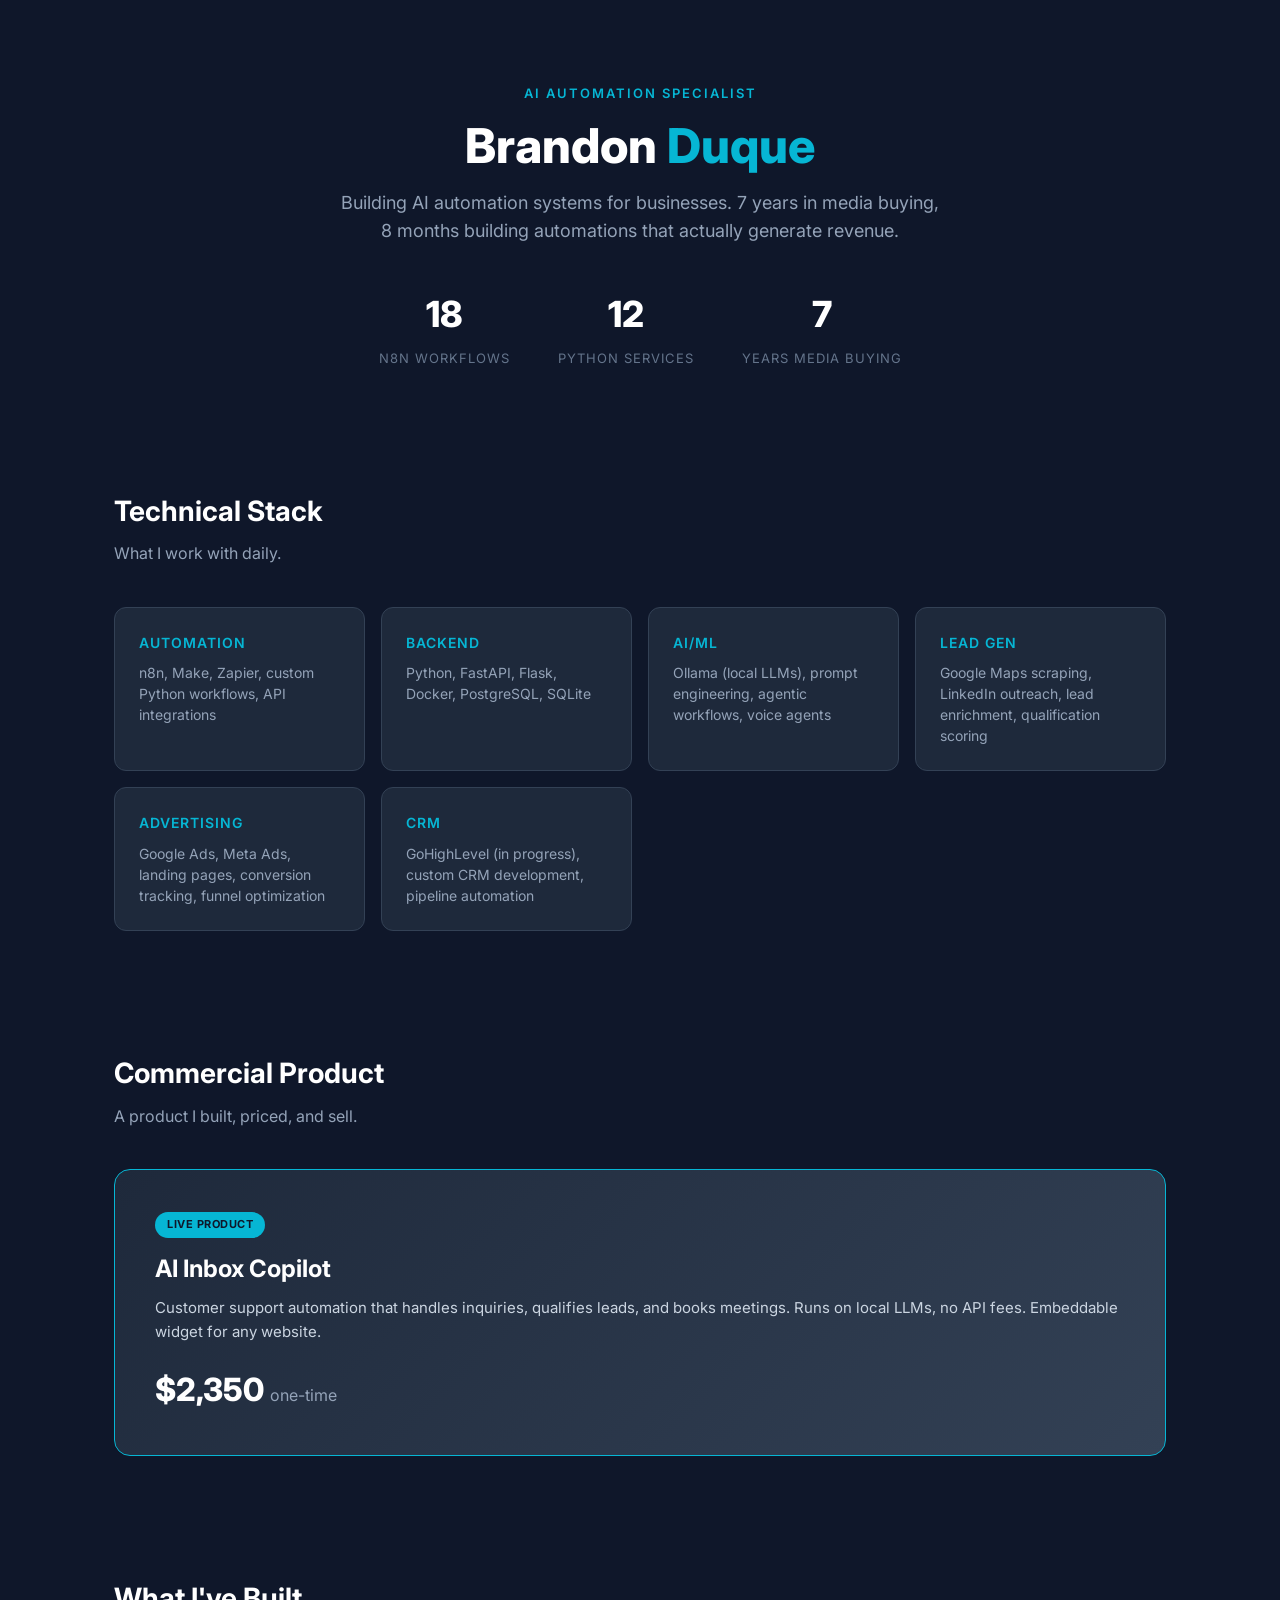
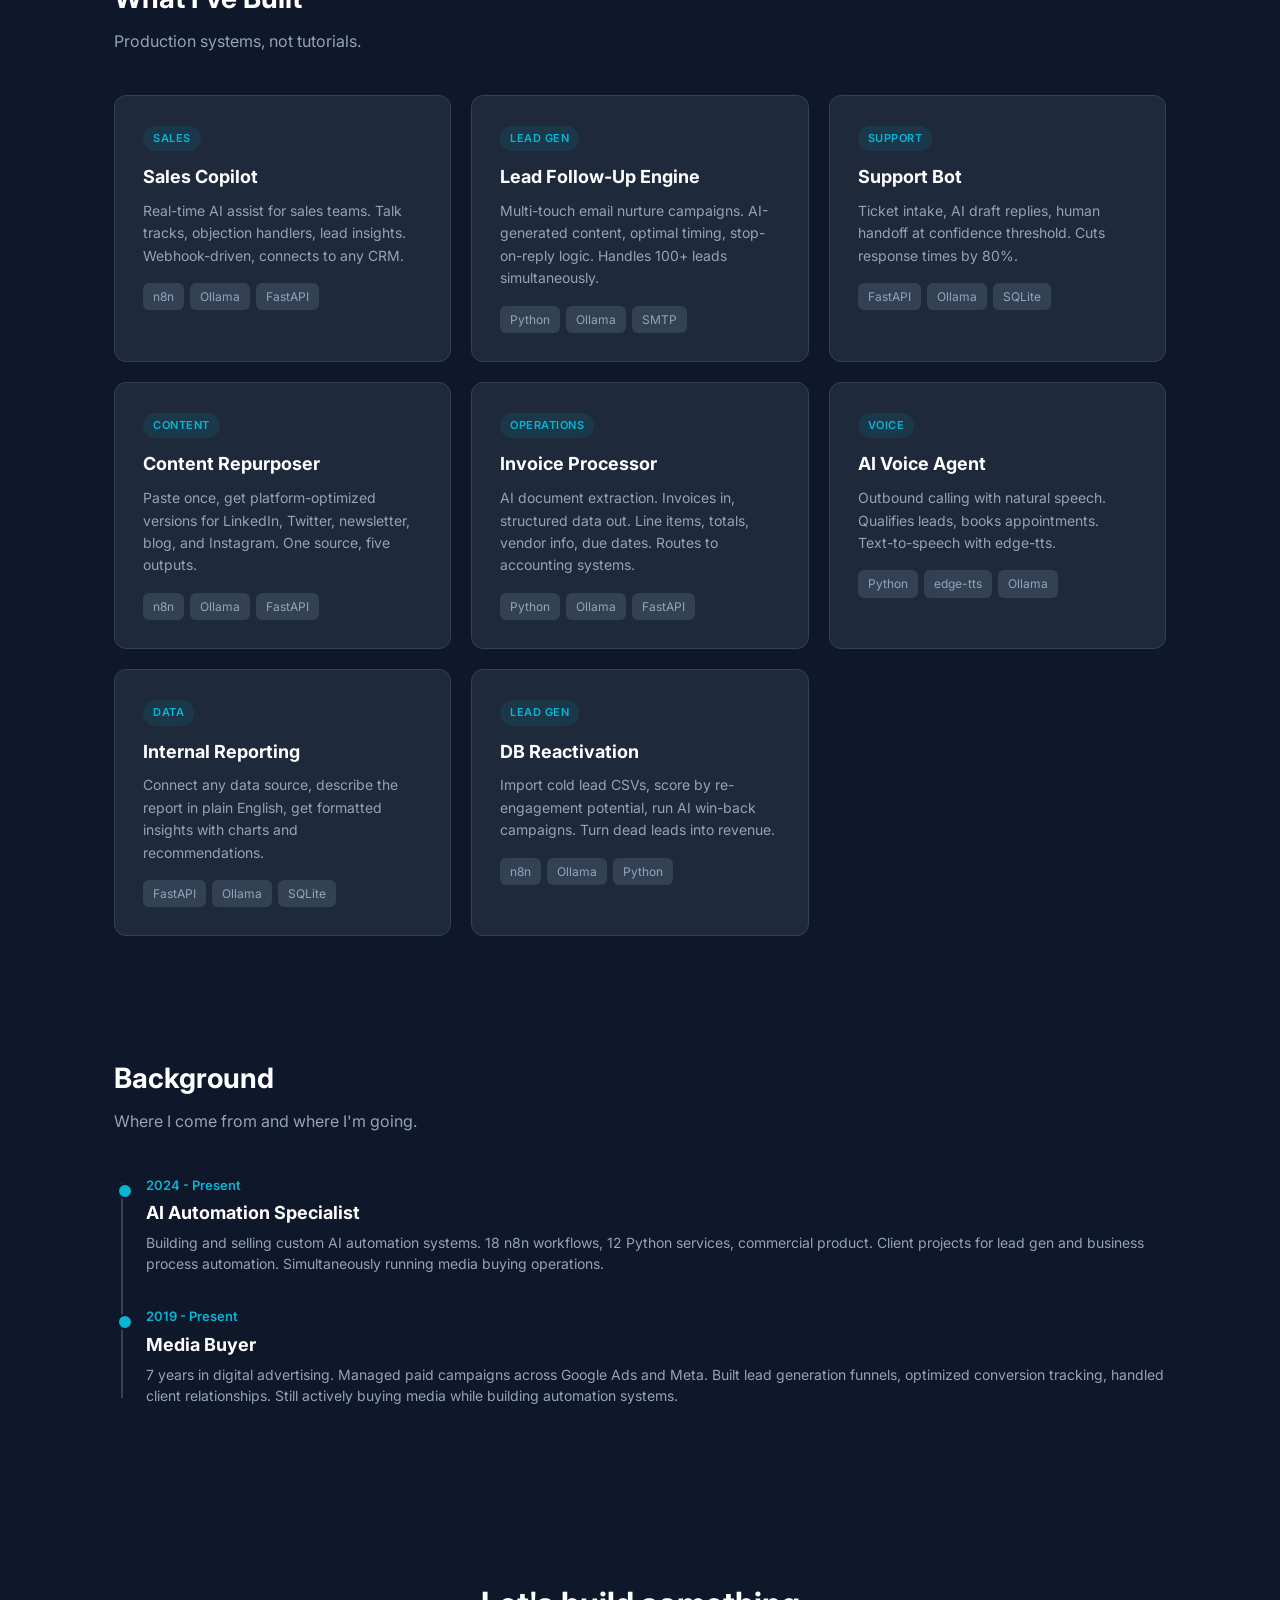
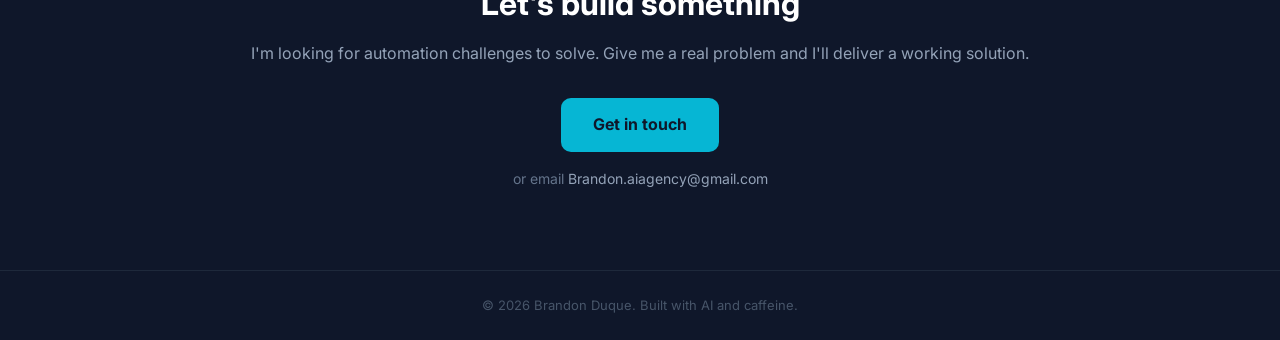
<file: index.html>
<!DOCTYPE html>
<html lang="en">
<head>
  <meta charset="UTF-8" />
  <meta name="viewport" content="width=device-width, initial-scale=1.0" />
  <title>Brandon Duque | AI Automation Specialist</title>
  <meta name="description" content="AI automation systems for businesses. 18 n8n workflows, 12 Python services, commercial products. Media buying background. Let's build something." />
  <link rel="preconnect" href="https://fonts.googleapis.com" />
  <link rel="preconnect" href="https://fonts.gstatic.com" crossorigin />
  <link href="https://fonts.googleapis.com/css2?family=Inter:wght@400;500;600;700;800&display=swap" rel="stylesheet" />
  <style>
    :root {
      --navy-900: #0f172a;
      --navy-800: #1e293b;
      --navy-700: #334155;
      --navy-600: #475569;
      --navy-500: #64748b;
      --navy-400: #94a3b8;
      --navy-300: #cbd5e1;
      --navy-200: #e2e8f0;
      --navy-100: #f1f5f9;
      --navy-50: #f8fafc;
      --cyan: #06b6d4;
      --cyan-dark: #0891b2;
      --white: #ffffff;
      --success: #10b981;
    }

    * { margin: 0; padding: 0; box-sizing: border-box; }

    body {
      font-family: 'Inter', -apple-system, BlinkMacSystemFont, sans-serif;
      background: var(--navy-900);
      color: var(--navy-200);
      line-height: 1.6;
      -webkit-font-smoothing: antialiased;
    }

    .container { max-width: 1100px; margin: 0 auto; padding: 0 24px; }

    /* Hero */
    .hero {
      padding: 80px 0 60px;
      text-align: center;
    }
    .hero-label {
      display: inline-block;
      font-size: 13px;
      font-weight: 600;
      color: var(--cyan);
      text-transform: uppercase;
      letter-spacing: 2px;
      margin-bottom: 16px;
    }
    .hero h1 {
      font-size: 48px;
      font-weight: 800;
      color: var(--white);
      line-height: 1.1;
      margin-bottom: 16px;
    }
    .hero h1 span { color: var(--cyan); }
    .hero p {
      font-size: 18px;
      color: var(--navy-400);
      max-width: 600px;
      margin: 0 auto 32px;
    }
    .hero-stats {
      display: flex;
      justify-content: center;
      gap: 48px;
      margin-top: 40px;
    }
    .stat { text-align: center; }
    .stat-number {
      font-size: 36px;
      font-weight: 800;
      color: var(--white);
    }
    .stat-label {
      font-size: 13px;
      color: var(--navy-500);
      text-transform: uppercase;
      letter-spacing: 1px;
      margin-top: 4px;
    }

    /* Section */
    .section { padding: 60px 0; }
    .section-title {
      font-size: 28px;
      font-weight: 700;
      color: var(--white);
      margin-bottom: 8px;
    }
    .section-sub {
      font-size: 16px;
      color: var(--navy-400);
      margin-bottom: 40px;
    }

    /* Skills Grid */
    .skills-grid {
      display: grid;
      grid-template-columns: repeat(auto-fit, minmax(200px, 1fr));
      gap: 16px;
    }
    .skill-card {
      background: var(--navy-800);
      border: 1px solid var(--navy-700);
      border-radius: 12px;
      padding: 24px;
    }
    .skill-card h3 {
      font-size: 14px;
      font-weight: 600;
      color: var(--cyan);
      text-transform: uppercase;
      letter-spacing: 1px;
      margin-bottom: 8px;
    }
    .skill-card p {
      font-size: 14px;
      color: var(--navy-400);
      line-height: 1.5;
    }

    /* Projects */
    .projects-grid {
      display: grid;
      grid-template-columns: repeat(auto-fit, minmax(320px, 1fr));
      gap: 20px;
    }
    .project-card {
      background: var(--navy-800);
      border: 1px solid var(--navy-700);
      border-radius: 12px;
      padding: 28px;
      transition: border-color 0.2s;
    }
    .project-card:hover { border-color: var(--cyan); }
    .project-tag {
      display: inline-block;
      font-size: 11px;
      font-weight: 600;
      color: var(--cyan);
      background: rgba(6, 182, 212, 0.1);
      padding: 4px 10px;
      border-radius: 20px;
      margin-bottom: 12px;
      text-transform: uppercase;
      letter-spacing: 0.5px;
    }
    .project-card h3 {
      font-size: 18px;
      font-weight: 700;
      color: var(--white);
      margin-bottom: 8px;
    }
    .project-card p {
      font-size: 14px;
      color: var(--navy-400);
      line-height: 1.6;
      margin-bottom: 16px;
    }
    .project-tech {
      display: flex;
      flex-wrap: wrap;
      gap: 6px;
    }
    .project-tech span {
      font-size: 12px;
      color: var(--navy-400);
      background: var(--navy-700);
      padding: 4px 10px;
      border-radius: 6px;
    }

    /* Product */
    .product-card {
      background: linear-gradient(135deg, var(--navy-800), var(--navy-700));
      border: 1px solid var(--cyan);
      border-radius: 16px;
      padding: 40px;
      display: flex;
      align-items: center;
      gap: 40px;
    }
    .product-info { flex: 1; }
    .product-badge {
      display: inline-block;
      font-size: 11px;
      font-weight: 700;
      color: var(--navy-900);
      background: var(--cyan);
      padding: 4px 12px;
      border-radius: 20px;
      text-transform: uppercase;
      letter-spacing: 0.5px;
      margin-bottom: 12px;
    }
    .product-info h3 {
      font-size: 24px;
      font-weight: 700;
      color: var(--white);
      margin-bottom: 8px;
    }
    .product-info p {
      font-size: 15px;
      color: var(--navy-300);
      line-height: 1.6;
      margin-bottom: 20px;
    }
    .product-price {
      font-size: 32px;
      font-weight: 800;
      color: var(--white);
    }
    .product-price span {
      font-size: 16px;
      font-weight: 400;
      color: var(--navy-400);
    }

    /* Timeline */
    .timeline { position: relative; padding-left: 32px; }
    .timeline::before {
      content: '';
      position: absolute;
      left: 7px;
      top: 8px;
      bottom: 8px;
      width: 2px;
      background: var(--navy-700);
    }
    .timeline-item {
      position: relative;
      margin-bottom: 32px;
    }
    .timeline-item::before {
      content: '';
      position: absolute;
      left: -29px;
      top: 8px;
      width: 12px;
      height: 12px;
      border-radius: 50%;
      background: var(--cyan);
      border: 2px solid var(--navy-900);
    }
    .timeline-date {
      font-size: 13px;
      font-weight: 600;
      color: var(--cyan);
      margin-bottom: 4px;
    }
    .timeline-item h3 {
      font-size: 18px;
      font-weight: 700;
      color: var(--white);
      margin-bottom: 4px;
    }
    .timeline-item p {
      font-size: 14px;
      color: var(--navy-400);
      line-height: 1.5;
    }

    /* CTA */
    .cta {
      text-align: center;
      padding: 80px 0;
    }
    .cta h2 {
      font-size: 32px;
      font-weight: 700;
      color: var(--white);
      margin-bottom: 12px;
    }
    .cta p {
      font-size: 16px;
      color: var(--navy-400);
      margin-bottom: 32px;
    }
    .cta-btn {
      display: inline-block;
      background: var(--cyan);
      color: var(--navy-900);
      font-size: 16px;
      font-weight: 700;
      padding: 14px 32px;
      border-radius: 10px;
      text-decoration: none;
      transition: background 0.2s;
    }
    .cta-btn:hover { background: var(--cyan-dark); }
    .cta-email {
      display: block;
      margin-top: 16px;
      font-size: 14px;
      color: var(--navy-500);
    }
    .cta-email a { color: var(--navy-400); text-decoration: none; }
    .cta-email a:hover { color: var(--cyan); }

    /* Footer */
    footer {
      border-top: 1px solid var(--navy-800);
      padding: 24px 0;
      text-align: center;
      font-size: 13px;
      color: var(--navy-600);
    }

    @media (max-width: 768px) {
      .hero h1 { font-size: 32px; }
      .hero-stats { flex-direction: column; gap: 24px; }
      .stat-number { font-size: 28px; }
      .product-card { flex-direction: column; text-align: center; }
      .projects-grid { grid-template-columns: 1fr; }
    }
  </style>
</head>
<body>

  <!-- Hero -->
  <section class="hero">
    <div class="container">
      <div class="hero-label">AI Automation Specialist</div>
      <h1>Brandon <span>Duque</span></h1>
      <p>Building AI automation systems for businesses. 7 years in media buying, 8 months building automations that actually generate revenue.</p>
      <div class="hero-stats">
        <div class="stat">
          <div class="stat-number">18</div>
          <div class="stat-label">n8n Workflows</div>
        </div>
        <div class="stat">
          <div class="stat-number">12</div>
          <div class="stat-label">Python Services</div>
        </div>
        <div class="stat">
          <div class="stat-number">7</div>
          <div class="stat-label">Years Media Buying</div>
        </div>
      </div>
    </div>
  </section>

  <!-- Skills -->
  <section class="section">
    <div class="container">
      <h2 class="section-title">Technical Stack</h2>
      <p class="section-sub">What I work with daily.</p>
      <div class="skills-grid">
        <div class="skill-card">
          <h3>Automation</h3>
          <p>n8n, Make, Zapier, custom Python workflows, API integrations</p>
        </div>
        <div class="skill-card">
          <h3>Backend</h3>
          <p>Python, FastAPI, Flask, Docker, PostgreSQL, SQLite</p>
        </div>
        <div class="skill-card">
          <h3>AI/ML</h3>
          <p>Ollama (local LLMs), prompt engineering, agentic workflows, voice agents</p>
        </div>
        <div class="skill-card">
          <h3>Lead Gen</h3>
          <p>Google Maps scraping, LinkedIn outreach, lead enrichment, qualification scoring</p>
        </div>
        <div class="skill-card">
          <h3>Advertising</h3>
          <p>Google Ads, Meta Ads, landing pages, conversion tracking, funnel optimization</p>
        </div>
        <div class="skill-card">
          <h3>CRM</h3>
          <p>GoHighLevel (in progress), custom CRM development, pipeline automation</p>
        </div>
      </div>
    </div>
  </section>

  <!-- Product -->
  <section class="section">
    <div class="container">
      <h2 class="section-title">Commercial Product</h2>
      <p class="section-sub">A product I built, priced, and sell.</p>
      <div class="product-card">
        <div class="product-info">
          <div class="product-badge">Live Product</div>
          <h3>AI Inbox Copilot</h3>
          <p>Customer support automation that handles inquiries, qualifies leads, and books meetings. Runs on local LLMs, no API fees. Embeddable widget for any website.</p>
          <div class="product-price">$2,350 <span>one-time</span></div>
        </div>
      </div>
    </div>
  </section>

  <!-- Projects -->
  <section class="section">
    <div class="container">
      <h2 class="section-title">What I've Built</h2>
      <p class="section-sub">Production systems, not tutorials.</p>
      <div class="projects-grid">
        <div class="project-card">
          <div class="project-tag">Sales</div>
          <h3>Sales Copilot</h3>
          <p>Real-time AI assist for sales teams. Talk tracks, objection handlers, lead insights. Webhook-driven, connects to any CRM.</p>
          <div class="project-tech">
            <span>n8n</span>
            <span>Ollama</span>
            <span>FastAPI</span>
          </div>
        </div>
        <div class="project-card">
          <div class="project-tag">Lead Gen</div>
          <h3>Lead Follow-Up Engine</h3>
          <p>Multi-touch email nurture campaigns. AI-generated content, optimal timing, stop-on-reply logic. Handles 100+ leads simultaneously.</p>
          <div class="project-tech">
            <span>Python</span>
            <span>Ollama</span>
            <span>SMTP</span>
          </div>
        </div>
        <div class="project-card">
          <div class="project-tag">Support</div>
          <h3>Support Bot</h3>
          <p>Ticket intake, AI draft replies, human handoff at confidence threshold. Cuts response times by 80%.</p>
          <div class="project-tech">
            <span>FastAPI</span>
            <span>Ollama</span>
            <span>SQLite</span>
          </div>
        </div>
        <div class="project-card">
          <div class="project-tag">Content</div>
          <h3>Content Repurposer</h3>
          <p>Paste once, get platform-optimized versions for LinkedIn, Twitter, newsletter, blog, and Instagram. One source, five outputs.</p>
          <div class="project-tech">
            <span>n8n</span>
            <span>Ollama</span>
            <span>FastAPI</span>
          </div>
        </div>
        <div class="project-card">
          <div class="project-tag">Operations</div>
          <h3>Invoice Processor</h3>
          <p>AI document extraction. Invoices in, structured data out. Line items, totals, vendor info, due dates. Routes to accounting systems.</p>
          <div class="project-tech">
            <span>Python</span>
            <span>Ollama</span>
            <span>FastAPI</span>
          </div>
        </div>
        <div class="project-card">
          <div class="project-tag">Voice</div>
          <h3>AI Voice Agent</h3>
          <p>Outbound calling with natural speech. Qualifies leads, books appointments. Text-to-speech with edge-tts.</p>
          <div class="project-tech">
            <span>Python</span>
            <span>edge-tts</span>
            <span>Ollama</span>
          </div>
        </div>
        <div class="project-card">
          <div class="project-tag">Data</div>
          <h3>Internal Reporting</h3>
          <p>Connect any data source, describe the report in plain English, get formatted insights with charts and recommendations.</p>
          <div class="project-tech">
            <span>FastAPI</span>
            <span>Ollama</span>
            <span>SQLite</span>
          </div>
        </div>
        <div class="project-card">
          <div class="project-tag">Lead Gen</div>
          <h3>DB Reactivation</h3>
          <p>Import cold lead CSVs, score by re-engagement potential, run AI win-back campaigns. Turn dead leads into revenue.</p>
          <div class="project-tech">
            <span>n8n</span>
            <span>Ollama</span>
            <span>Python</span>
          </div>
        </div>
      </div>
    </div>
  </section>

  <!-- Experience -->
  <section class="section">
    <div class="container">
      <h2 class="section-title">Background</h2>
      <p class="section-sub">Where I come from and where I'm going.</p>
      <div class="timeline">
        <div class="timeline-item">
          <div class="timeline-date">2024 - Present</div>
          <h3>AI Automation Specialist</h3>
          <p>Building and selling custom AI automation systems. 18 n8n workflows, 12 Python services, commercial product. Client projects for lead gen and business process automation. Simultaneously running media buying operations.</p>
        </div>
        <div class="timeline-item">
          <div class="timeline-date">2019 - Present</div>
          <h3>Media Buyer</h3>
          <p>7 years in digital advertising. Managed paid campaigns across Google Ads and Meta. Built lead generation funnels, optimized conversion tracking, handled client relationships. Still actively buying media while building automation systems.</p>
        </div>
      </div>
    </div>
  </section>

  <!-- CTA -->
  <section class="cta">
    <div class="container">
      <h2>Let's build something</h2>
      <p>I'm looking for automation challenges to solve. Give me a real problem and I'll deliver a working solution.</p>
      <a href="mailto:Brandon.aiagency@gmail.com" class="cta-btn">Get in touch</a>
      <div class="cta-email">or email <a href="mailto:Brandon.aiagency@gmail.com">Brandon.aiagency@gmail.com</a></div>
    </div>
  </section>

  <footer>
    <div class="container">&copy; 2026 Brandon Duque. Built with AI and caffeine.</div>
  </footer>

</body>
</html>
</file>
